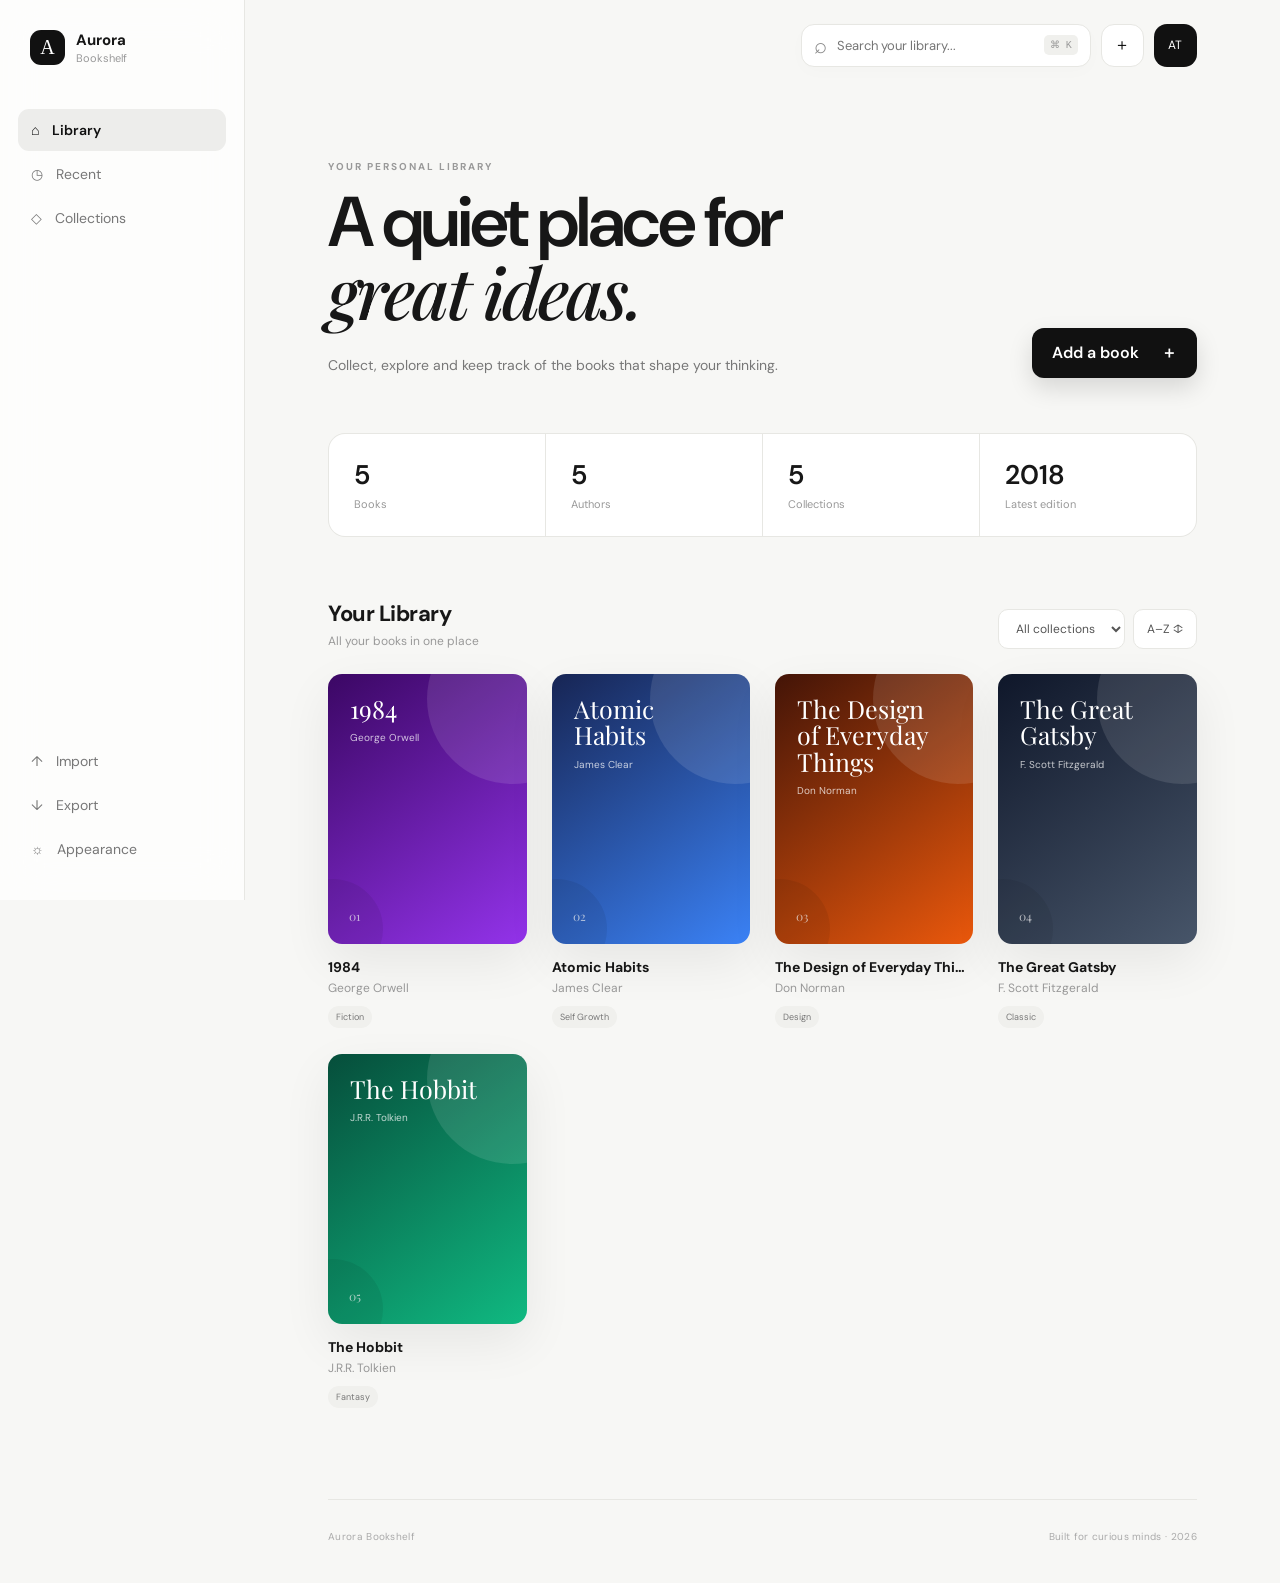
<file: index.html>
<!doctype html>
<html lang="en">
<head>
<meta charset="UTF-8">
<meta name="viewport" content="width=device-width,initial-scale=1">
<title>Aurora — Modern Library</title>
<meta name="description" content="A beautiful personal digital bookshelf.">
<link rel="stylesheet" href="style.css">
</head>
<body>
<div class="app">
<aside class="sidebar">
  <div class="brand"><div class="brandmark">A</div><div><b>Aurora</b><span>Bookshelf</span></div></div>
  <nav>
    <button class="nav active" data-view="library">⌂ <span>Library</span></button>
    <button class="nav" data-view="recent">◷ <span>Recent</span></button>
    <button class="nav" data-view="tags">◇ <span>Collections</span></button>
  </nav>
  <div class="side-bottom">
    <button class="nav" id="importBtn">↑ <span>Import</span></button>
    <button class="nav" id="exportBtn">↓ <span>Export</span></button>
    <button class="nav" id="themeBtn">☼ <span>Appearance</span></button>
    <input id="fileInput" type="file" accept=".json" hidden>
  </div>
</aside>

<main>
<header>
  <div class="mobile-brand">Aurora</div>
  <div class="header-actions">
    <div class="search"><span>⌕</span><input id="search" placeholder="Search your library..." autocomplete="off"><kbd>⌘ K</kbd></div>
    <button class="icon-btn" id="addBtn" aria-label="Add book">＋</button>
    <button class="avatar">AT</button>
  </div>
</header>

<section class="hero">
  <div>
    <p class="eyebrow">YOUR PERSONAL LIBRARY</p>
    <h1>A quiet place for<br><em>great ideas.</em></h1>
    <p class="sub">Collect, explore and keep track of the books that shape your thinking.</p>
  </div>
  <button class="primary" id="heroAdd">Add a book <span>＋</span></button>
</section>

<section class="stats">
  <div><span id="total">0</span><small>Books</small></div>
  <div><span id="authors">0</span><small>Authors</small></div>
  <div><span id="tagged">0</span><small>Collections</small></div>
  <div><span id="latest">—</span><small>Latest edition</small></div>
</section>

<section class="content-head">
  <div><h2 id="sectionTitle">Your Library</h2><p id="sectionMeta">All your books in one place</p></div>
  <div class="filters"><select id="tagFilter"><option value="">All collections</option></select><button id="sortBtn">A–Z ↕</button></div>
</section>

<section id="bookGrid" class="book-grid"></section>

<section id="empty" class="empty hidden"><div>✦</div><h3>Nothing here yet</h3><p>Add a book or change your search.</p></section>

<footer><span>Aurora Bookshelf</span><span>Built for curious minds · <span id="yearNow"></span></span></footer>
</main>
</div>

<div class="modal hidden" id="modal">
 <div class="modal-card">
  <button class="modal-close" id="closeBtn">×</button>
  <p class="eyebrow">LIBRARY</p><h2 id="modalTitle">Add a book</h2>
  <form id="bookForm">
   <label>Title<input id="title" required placeholder="e.g. The Little Prince"></label>
   <label>Author<input id="author" required placeholder="e.g. Antoine de Saint-Exupéry"></label>
   <div class="two"><label>Year<input id="year" required type="number" min="0" placeholder="2026"></label><label>Collection<input id="tag" placeholder="e.g. Fiction"></label></div>
   <button class="primary wide">Save to library</button>
  </form>
 </div>
</div>
<script src="script.js"></script>
</body>
</html>
</file>
<file: style.css>
@import url('https://fonts.googleapis.com/css2?family=DM+Sans:wght@400;500;600;700&family=Playfair+Display:ital,wght@0,500;0,600;1,500;1,600&display=swap');
:root{--bg:#f7f7f5;--card:#fff;--text:#171717;--muted:#777;--line:#e7e7e3;--accent:#111;--soft:#f0f0ed;--shadow:0 18px 50px rgba(0,0,0,.07)}
*{box-sizing:border-box}html{scroll-behavior:smooth}body{margin:0;background:var(--bg);color:var(--text);font-family:"DM Sans",sans-serif}button,input,select{font:inherit}button{cursor:pointer}.app{display:flex;min-height:100vh}.sidebar{width:245px;position:fixed;inset:0 auto 0 0;padding:28px 18px;background:rgba(255,255,255,.72);backdrop-filter:blur(24px);border-right:1px solid var(--line);display:flex;flex-direction:column;z-index:5}.brand{display:flex;align-items:center;gap:11px;padding:2px 12px 42px}.brandmark{width:35px;height:35px;border-radius:11px;background:#111;color:#fff;display:grid;place-items:center;font-family:Georgia;font-size:20px}.brand b{display:block;font-size:15px}.brand span{display:block;color:#999;font-size:11px;margin-top:1px}.nav{width:100%;border:0;background:transparent;color:#777;text-align:left;padding:12px 13px;border-radius:11px;margin:2px 0;font-size:14px;display:flex;gap:13px;align-items:center}.nav:hover{background:var(--soft);color:var(--text)}.nav.active{background:#ededeb;color:#111;font-weight:600}.side-bottom{margin-top:auto}.mobile-brand{display:none}main{margin-left:245px;width:calc(100% - 245px);padding:0 6.5%;max-width:1500px}header{height:90px;display:flex;align-items:center;justify-content:flex-end}.header-actions{display:flex;gap:10px;align-items:center}.search{height:43px;width:290px;background:var(--card);border:1px solid var(--line);border-radius:13px;display:flex;align-items:center;padding:0 12px;gap:8px;box-shadow:0 5px 18px #00000004}.search span{font-size:22px;color:#888}.search input{border:0;outline:0;background:none;width:100%;font-size:13px;color:var(--text)}kbd{font-size:10px;color:#999;background:var(--soft);padding:4px 6px;border-radius:5px;white-space:nowrap}.icon-btn,.avatar{width:43px;height:43px;border:1px solid var(--line);background:var(--card);border-radius:13px}.avatar{background:#111;color:white;border:0;font-size:12px}.hero{padding:70px 0 55px;display:flex;justify-content:space-between;align-items:end}.eyebrow{font-size:10px;letter-spacing:2px;color:#999;font-weight:700;margin:0 0 15px}.hero h1{font-size:clamp(42px,5.5vw,74px);line-height:.98;letter-spacing:-3px;margin:0;font-weight:600}.hero h1 em{font-family:"Playfair Display",serif;font-weight:500}.sub{color:#777;max-width:450px;line-height:1.7;margin:23px 0 0;font-size:14px}.primary{border:0;background:#111;color:white;padding:14px 20px;border-radius:12px;font-weight:600;box-shadow:0 10px 24px #0002;transition:.2s}.primary:hover{transform:translateY(-2px)}.primary span{margin-left:18px}.stats{display:grid;grid-template-columns:repeat(4,1fr);gap:1px;background:var(--line);border:1px solid var(--line);border-radius:17px;overflow:hidden;margin-bottom:62px}.stats div{background:var(--card);padding:23px 25px}.stats span{display:block;font-size:27px;font-weight:600}.stats small{color:#999;font-size:11px}.content-head{display:flex;justify-content:space-between;align-items:end;margin-bottom:25px}.content-head h2{font-size:22px;margin:0 0 5px;letter-spacing:-.5px}.content-head p{margin:0;color:#999;font-size:12px}.filters{display:flex;gap:8px}.filters select,.filters button{background:var(--card);border:1px solid var(--line);padding:10px 13px;border-radius:10px;font-size:12px;color:#555}.book-grid{display:grid;grid-template-columns:repeat(auto-fill,minmax(190px,1fr));gap:25px}.book{min-width:0}.cover{height:270px;border-radius:14px;background:linear-gradient(145deg,var(--c1),var(--c2));position:relative;overflow:hidden;padding:22px;color:white;box-shadow:var(--shadow);transition:.3s}.book:hover .cover{transform:translateY(-6px) rotate(.4deg);box-shadow:0 25px 55px rgba(0,0,0,.13)}.cover:before{content:"";position:absolute;width:170px;height:170px;border-radius:50%;background:#ffffff1c;right:-70px;top:-60px}.cover:after{content:"";position:absolute;width:100px;height:100px;border-radius:50%;background:#00000012;left:-45px;bottom:-35px}.cover-num{position:absolute;bottom:20px;left:21px;font-family:"Playfair Display";font-size:12px;opacity:.7}.cover-title{position:relative;z-index:1;font-family:"Playfair Display",serif;font-size:25px;line-height:1.06;max-width:150px}.cover-author{position:relative;z-index:1;margin-top:9px;font-size:10px;opacity:.75}.book h3{font-size:14px;margin:14px 0 4px;white-space:nowrap;overflow:hidden;text-overflow:ellipsis}.book .author{font-size:12px;color:#999}.book .meta{display:flex;align-items:center;justify-content:space-between;margin-top:10px}.pill{font-size:9px;background:var(--soft);color:#777;padding:5px 8px;border-radius:20px}.book-actions{display:flex;gap:5px;opacity:0;transition:.2s}.book:hover .book-actions{opacity:1}.book-actions button{border:0;background:var(--soft);border-radius:7px;font-size:10px;padding:5px 7px}.empty{text-align:center;padding:80px 0;color:#999}.empty div{font-size:30px;color:#bbb}.empty h3{color:var(--text);margin:10px}.hidden{display:none!important}footer{display:flex;justify-content:space-between;border-top:1px solid var(--line);margin-top:90px;padding:30px 0 40px;color:#aaa;font-size:10px;letter-spacing:.3px}.modal{position:fixed;inset:0;background:#0008;backdrop-filter:blur(10px);display:grid;place-items:center;z-index:20;padding:20px}.modal-card{position:relative;background:var(--card);width:min(480px,100%);border-radius:22px;padding:35px;box-shadow:0 30px 100px #0004}.modal-card h2{font-size:30px;letter-spacing:-1px;margin:0 0 28px}.modal-close{position:absolute;right:20px;top:18px;border:0;background:var(--soft);border-radius:50%;width:30px;height:30px;font-size:20px;color:#777}.modal form{display:grid;gap:16px}.modal label{font-size:11px;color:#777}.modal input{display:block;width:100%;margin-top:7px;padding:13px;border:1px solid var(--line);border-radius:10px;background:var(--bg);outline:none}.modal input:focus{border-color:#999}.two{display:grid;grid-template-columns:1fr 1fr;gap:12px}.wide{width:100%;margin-top:5px}@media(max-width:800px){.sidebar{display:none}main{margin:0;width:100%;padding:0 5%}header{height:75px}.mobile-brand{display:block;margin-right:auto;font-weight:700}.search{width:180px}.hero{padding:50px 0 40px;display:block}.hero h1{letter-spacing:-2px}.hero .primary{margin-top:25px}.stats{grid-template-columns:1fr 1fr;margin-bottom:45px}.content-head{align-items:start;gap:15px;flex-direction:column}.book-grid{grid-template-columns:repeat(2,minmax(0,1fr));gap:20px}.cover{height:230px}.filters{width:100%}.filters select{flex:1}footer{margin-top:60px}.avatar{display:none}}body.dark{--bg:#101010;--card:#181818;--text:#f5f5f5;--muted:#999;--line:#292929;--accent:#fff;--soft:#222}body.dark .sidebar{background:#141414cc}body.dark .brandmark,body.dark .avatar,body.dark .primary{background:#f5f5f5;color:#111}body.dark .nav.active{background:#262626;color:#fff}
</file>
